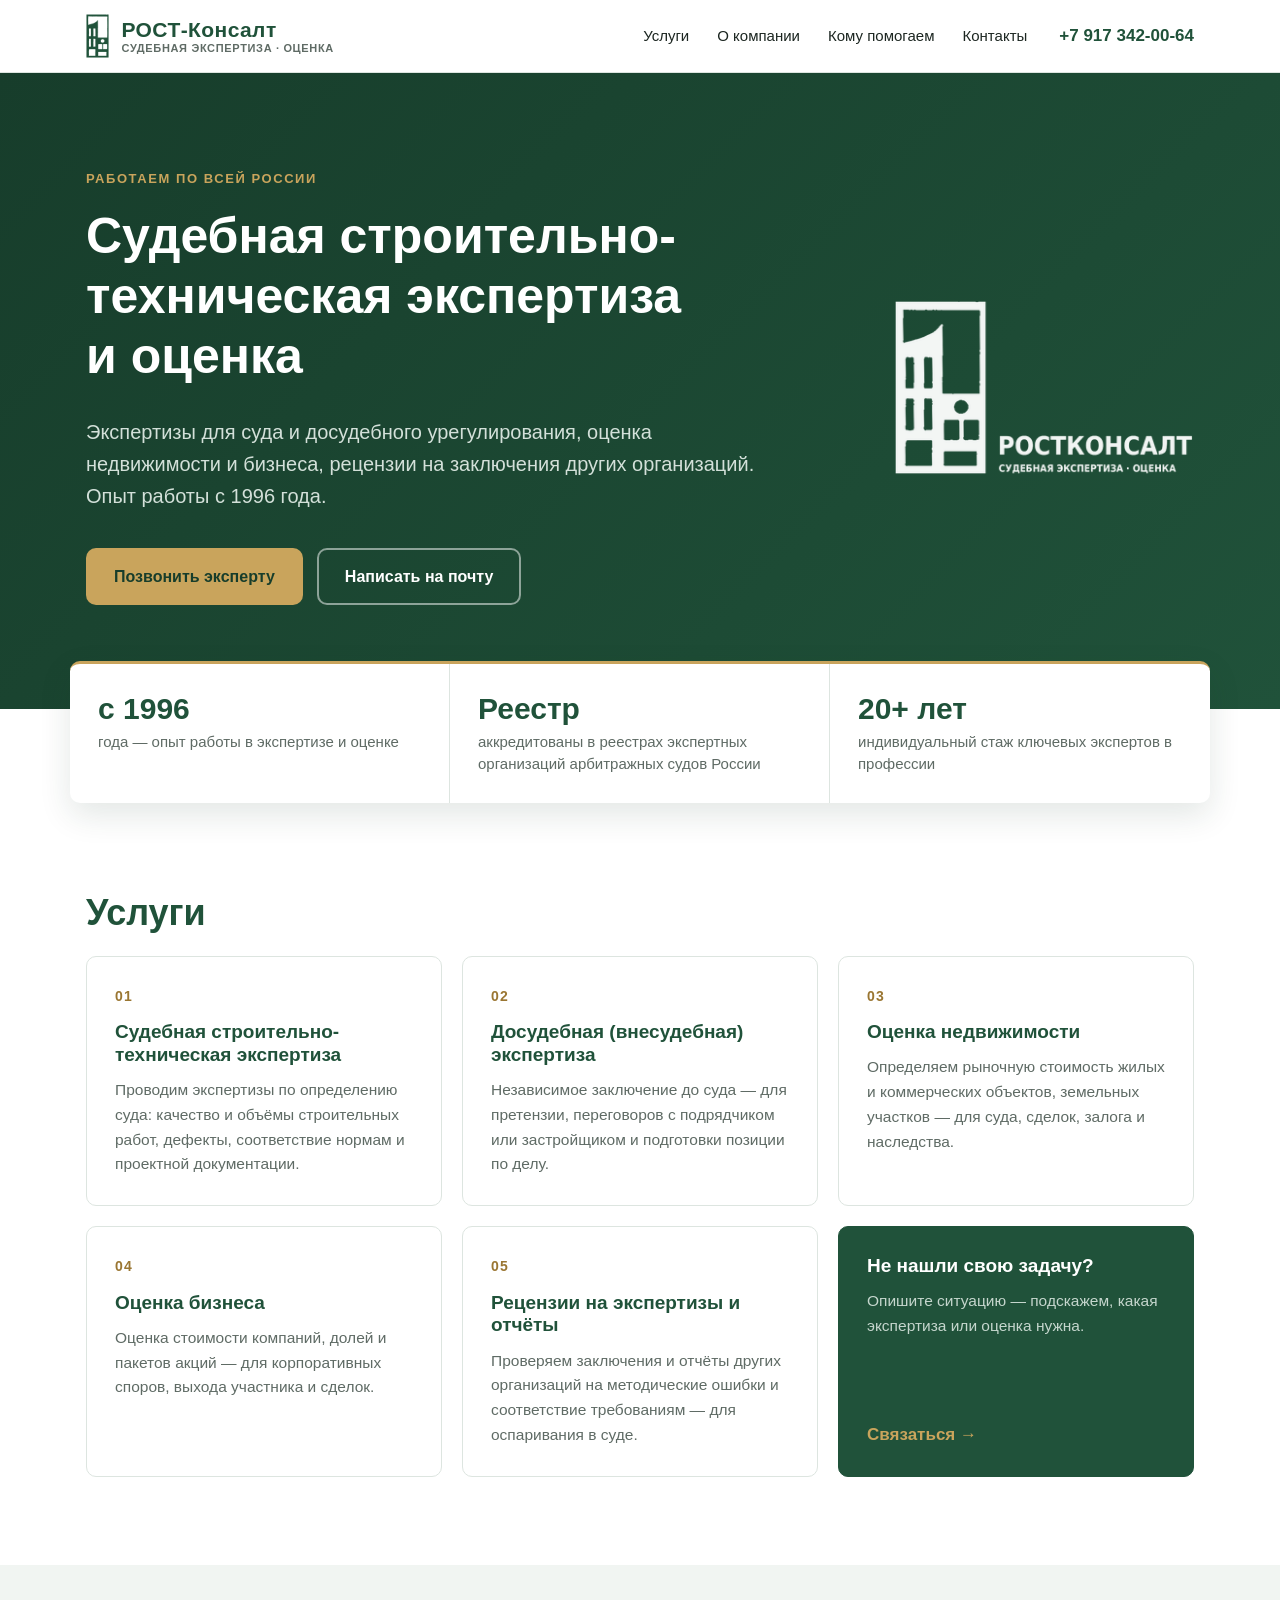
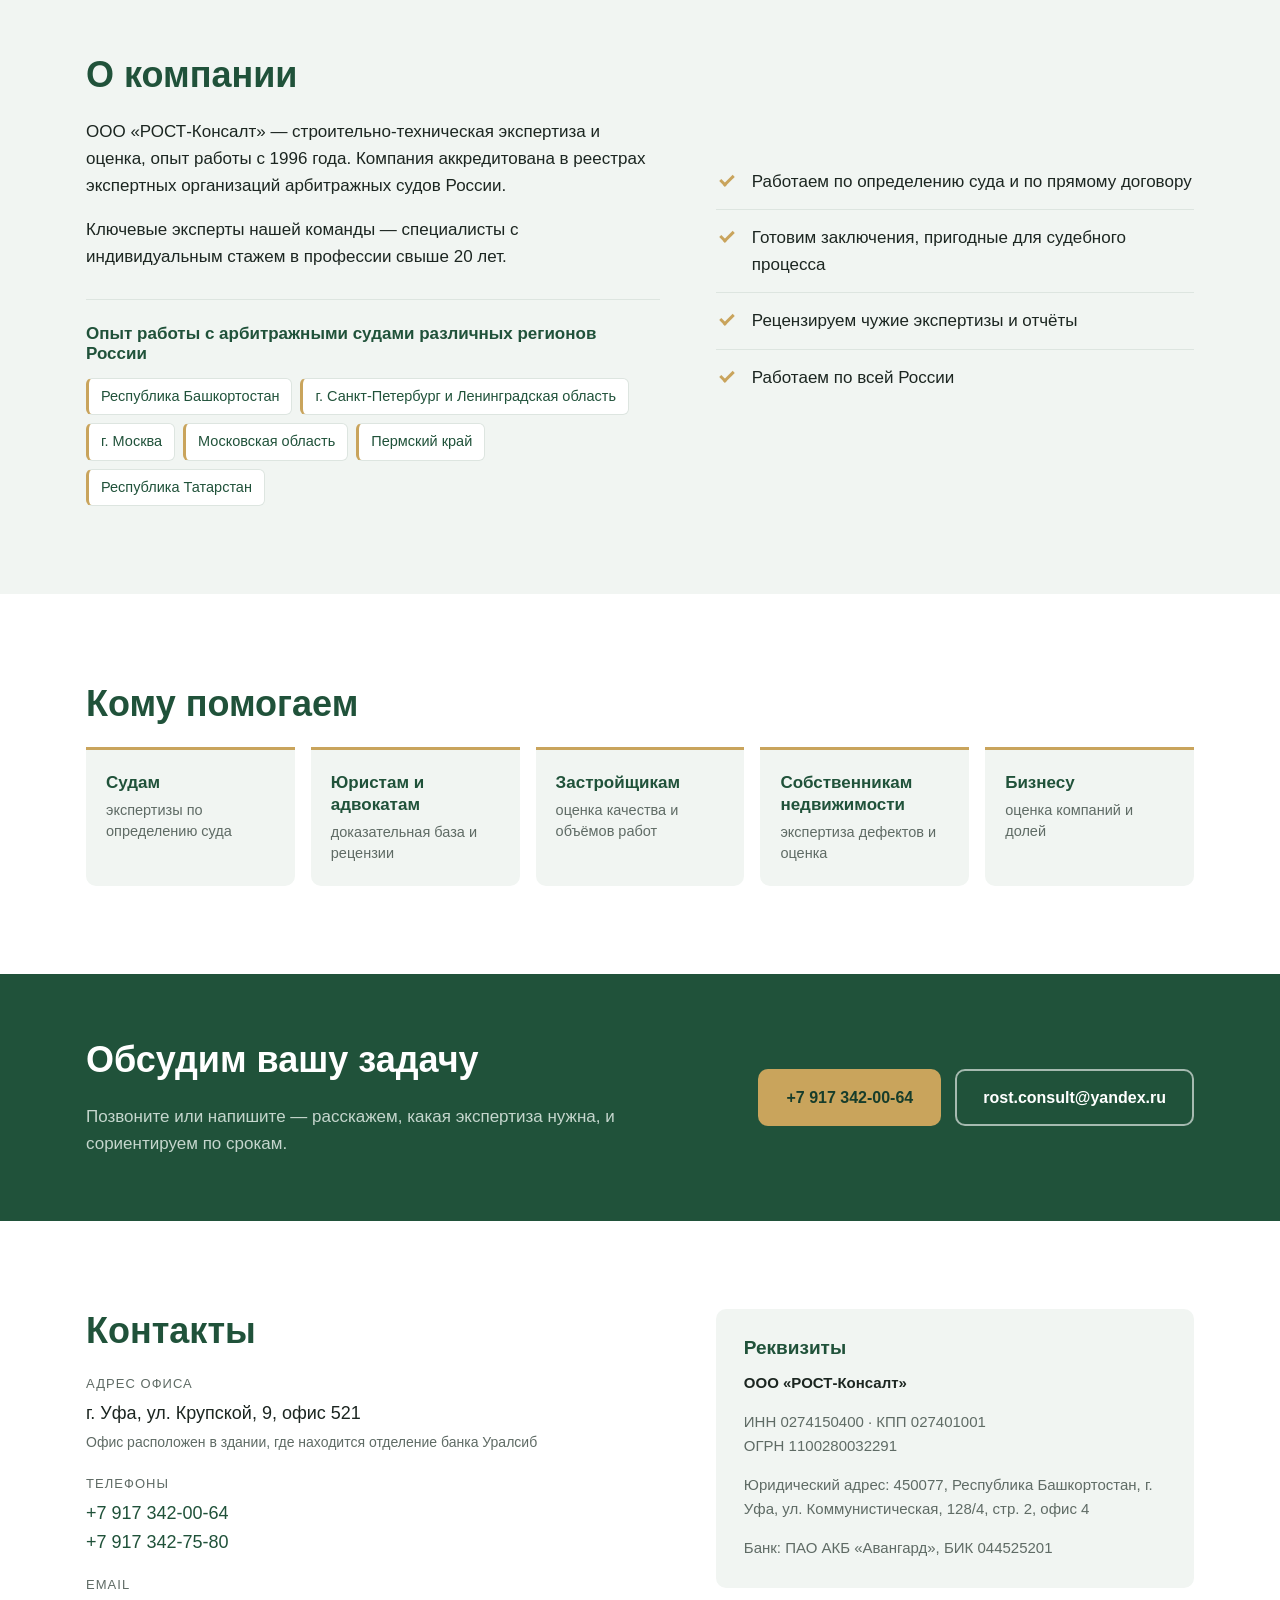
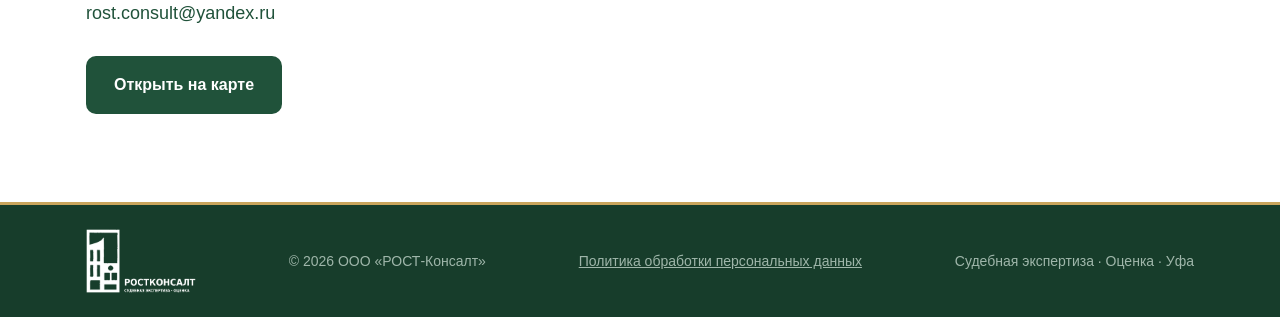
<file: index.html>
<!DOCTYPE html>
<html lang="ru">
<head>
  <meta charset="UTF-8">
  <meta name="viewport" content="width=device-width, initial-scale=1">
  <title>РОСТ-Консалт — судебная строительно-техническая экспертиза и оценка в Уфе</title>
  <meta name="description" content="ООО «РОСТ-Консалт»: судебная и досудебная строительно-техническая экспертиза, оценка недвижимости и бизнеса, рецензии на экспертизы. Опыт работы с 1996 года. Работаем по всей России.">
  <link rel="icon" href="assets/favicon.png" type="image/png">
  <link rel="stylesheet" href="styles.css">
</head>
<body>

  <header class="header">
    <div class="container header__inner">
      <a href="#top" class="header__logo" aria-label="РОСТ-Консалт — на главную">
        <img src="assets/icon-green.png" alt="" width="24" height="45">
        <span class="header__brand">
          <span class="header__name">РОСТ-Консалт</span>
          <span class="header__tagline">Судебная экспертиза · Оценка</span>
        </span>
      </a>
      <input type="checkbox" id="nav-toggle" class="nav-toggle" aria-label="Открыть меню">
      <label for="nav-toggle" class="nav-burger" aria-hidden="true"><span></span></label>
      <nav class="nav" aria-label="Основное меню">
        <a href="#services">Услуги</a>
        <a href="#about">О компании</a>
        <a href="#clients">Кому помогаем</a>
        <a href="#contacts">Контакты</a>
      </nav>
      <a href="tel:+79173420064" class="header__phone">+7 917 342-00-64</a>
    </div>
  </header>

  <main id="top">

    <!-- 1. Первый экран -->
    <section class="hero">
      <div class="container hero__inner">
        <div class="hero__text">
        <p class="eyebrow">Работаем по всей России</p>
        <h1>Судебная строительно-техническая экспертиза и&nbsp;оценка</h1>
        <p class="hero__lead">Экспертизы для суда и досудебного урегулирования, оценка недвижимости и бизнеса, рецензии на заключения других организаций. Опыт работы с 1996 года.</p>
        <div class="hero__actions">
          <a href="tel:+79173420064" class="btn btn--primary">Позвонить эксперту</a>
          <a href="mailto:rost.consult@yandex.ru" class="btn btn--ghost">Написать на почту</a>
        </div>
        </div>
        <img class="hero__logo" src="assets/logo-white.png" alt="Логотип РОСТ-Консалт" width="309" height="180">
      </div>
    </section>

    <!-- 2. Факты доверия -->
    <section class="facts" aria-label="Ключевые факты">
      <div class="container facts__grid">
        <div class="fact">
          <span class="fact__num">с 1996</span>
          <span class="fact__text">года — опыт работы в экспертизе и оценке</span>
        </div>
        <div class="fact">
          <span class="fact__num">Реестр</span>
          <span class="fact__text">аккредитованы в реестрах экспертных организаций арбитражных судов России</span>
        </div>
        <div class="fact">
          <span class="fact__num">20+ лет</span>
          <span class="fact__text">индивидуальный стаж ключевых экспертов в профессии</span>
        </div>
      </div>
    </section>

    <!-- 3. Услуги -->
    <section class="section" id="services">
      <div class="container">
        <h2>Услуги</h2>
        <div class="services">
          <article class="card">
            <span class="card__num">01</span>
            <h3>Судебная строительно-техническая экспертиза</h3>
            <p>Проводим экспертизы по определению суда: качество и объёмы строительных работ, дефекты, соответствие нормам и проектной документации.</p>
          </article>
          <article class="card">
            <span class="card__num">02</span>
            <h3>Досудебная (внесудебная) экспертиза</h3>
            <p>Независимое заключение до суда — для претензии, переговоров с подрядчиком или застройщиком и подготовки позиции по делу.</p>
          </article>
          <article class="card">
            <span class="card__num">03</span>
            <h3>Оценка недвижимости</h3>
            <p>Определяем рыночную стоимость жилых и коммерческих объектов, земельных участков — для суда, сделок, залога и наследства.</p>
          </article>
          <article class="card">
            <span class="card__num">04</span>
            <h3>Оценка бизнеса</h3>
            <p>Оценка стоимости компаний, долей и пакетов акций — для корпоративных споров, выхода участника и сделок.</p>
          </article>
          <article class="card">
            <span class="card__num">05</span>
            <h3>Рецензии на экспертизы и отчёты</h3>
            <p>Проверяем заключения и отчёты других организаций на методические ошибки и соответствие требованиям — для оспаривания в суде.</p>
          </article>
          <a href="#contacts" class="card card--cta">
            <h3>Не нашли свою задачу?</h3>
            <p>Опишите ситуацию — подскажем, какая экспертиза или оценка нужна.</p>
            <span class="card__link">Связаться →</span>
          </a>
        </div>
      </div>
    </section>

    <!-- 4. О компании -->
    <section class="section section--alt" id="about">
      <div class="container about">
        <div>
          <h2>О компании</h2>
          <p>ООО «РОСТ-Консалт» — строительно-техническая экспертиза и оценка, опыт работы с 1996 года. Компания аккредитована в реестрах экспертных организаций арбитражных судов России.</p>
          <p>Ключевые эксперты нашей команды — специалисты с индивидуальным стажем в профессии свыше 20 лет.</p>
          <div class="regions">
            <h3 class="regions__title">Опыт работы с арбитражными судами различных регионов России</h3>
            <ul class="regions__list">
              <li>Республика Башкортостан</li>
              <li>г. Санкт-Петербург и Ленинградская область</li>
              <li>г. Москва</li>
              <li>Московская область</li>
              <li>Пермский край</li>
              <li>Республика Татарстан</li>
            </ul>
          </div>
        </div>
        <ul class="checklist">
          <li>Работаем по определению суда и по прямому договору</li>
          <li>Готовим заключения, пригодные для судебного процесса</li>
          <li>Рецензируем чужие экспертизы и отчёты</li>
          <li>Работаем по всей России</li>
        </ul>
      </div>
    </section>

    <!-- 5. Кому помогаем -->
    <section class="section" id="clients">
      <div class="container">
        <h2>Кому помогаем</h2>
        <ul class="clients">
          <li><strong>Судам</strong><span>экспертизы по определению суда</span></li>
          <li><strong>Юристам и адвокатам</strong><span>доказательная база и рецензии</span></li>
          <li><strong>Застройщикам</strong><span>оценка качества и объёмов работ</span></li>
          <li><strong>Собственникам недвижимости</strong><span>экспертиза дефектов и оценка</span></li>
          <li><strong>Бизнесу</strong><span>оценка компаний и долей</span></li>
        </ul>
      </div>
    </section>

    <!-- 6. Призыв к действию -->
    <section class="cta">
      <div class="container cta__inner">
        <div>
          <h2>Обсудим вашу задачу</h2>
          <p>Позвоните или напишите — расскажем, какая экспертиза нужна, и сориентируем по срокам.</p>
        </div>
        <div class="cta__actions">
          <a href="tel:+79173420064" class="btn btn--light">+7 917 342-00-64</a>
          <a href="mailto:rost.consult@yandex.ru" class="btn btn--outline-light">rost.consult@yandex.ru</a>
        </div>
      </div>
    </section>

    <!-- 7. Контакты -->
    <section class="section" id="contacts">
      <div class="container contacts">
        <div>
          <h2>Контакты</h2>
          <dl class="contacts__list">
            <dt>Адрес офиса</dt>
            <dd>г. Уфа, ул. Крупской, 9, офис 521<br><small>Офис расположен в здании, где находится отделение банка Уралсиб</small></dd>
            <dt>Телефоны</dt>
            <dd><a href="tel:+79173420064">+7 917 342-00-64</a><br><a href="tel:+79173427580">+7 917 342-75-80</a></dd>
            <dt>Email</dt>
            <dd><a href="mailto:rost.consult@yandex.ru">rost.consult@yandex.ru</a></dd>
          </dl>
          <a class="btn btn--primary" href="https://yandex.ru/maps/?text=%D0%A3%D1%84%D0%B0%2C%20%D1%83%D0%BB.%20%D0%9A%D1%80%D1%83%D0%BF%D1%81%D0%BA%D0%BE%D0%B9%2C%209" target="_blank" rel="noopener">Открыть на карте</a>
        </div>
        <div class="requisites">
          <h3>Реквизиты</h3>
          <p><strong>ООО «РОСТ-Консалт»</strong></p>
          <p>ИНН 0274150400 · КПП 027401001<br>ОГРН 1100280032291</p>
          <p>Юридический адрес: 450077, Республика Башкортостан, г. Уфа, ул. Коммунистическая, 128/4, стр. 2, офис 4</p>
          <p>Банк: ПАО АКБ «Авангард», БИК 044525201</p>
        </div>
      </div>
    </section>

  </main>

  <footer class="footer">
    <div class="container footer__inner">
      <img src="assets/logo-white.png" alt="РОСТ-Консалт" width="137" height="80" class="footer__logo">
      <span>© 2026 ООО «РОСТ-Консалт»</span>
      <a href="privacy.html" class="footer__link">Политика обработки персональных данных</a>
      <span>Судебная экспертиза · Оценка · Уфа</span>
    </div>
  </footer>

</body>
</html>
</file>
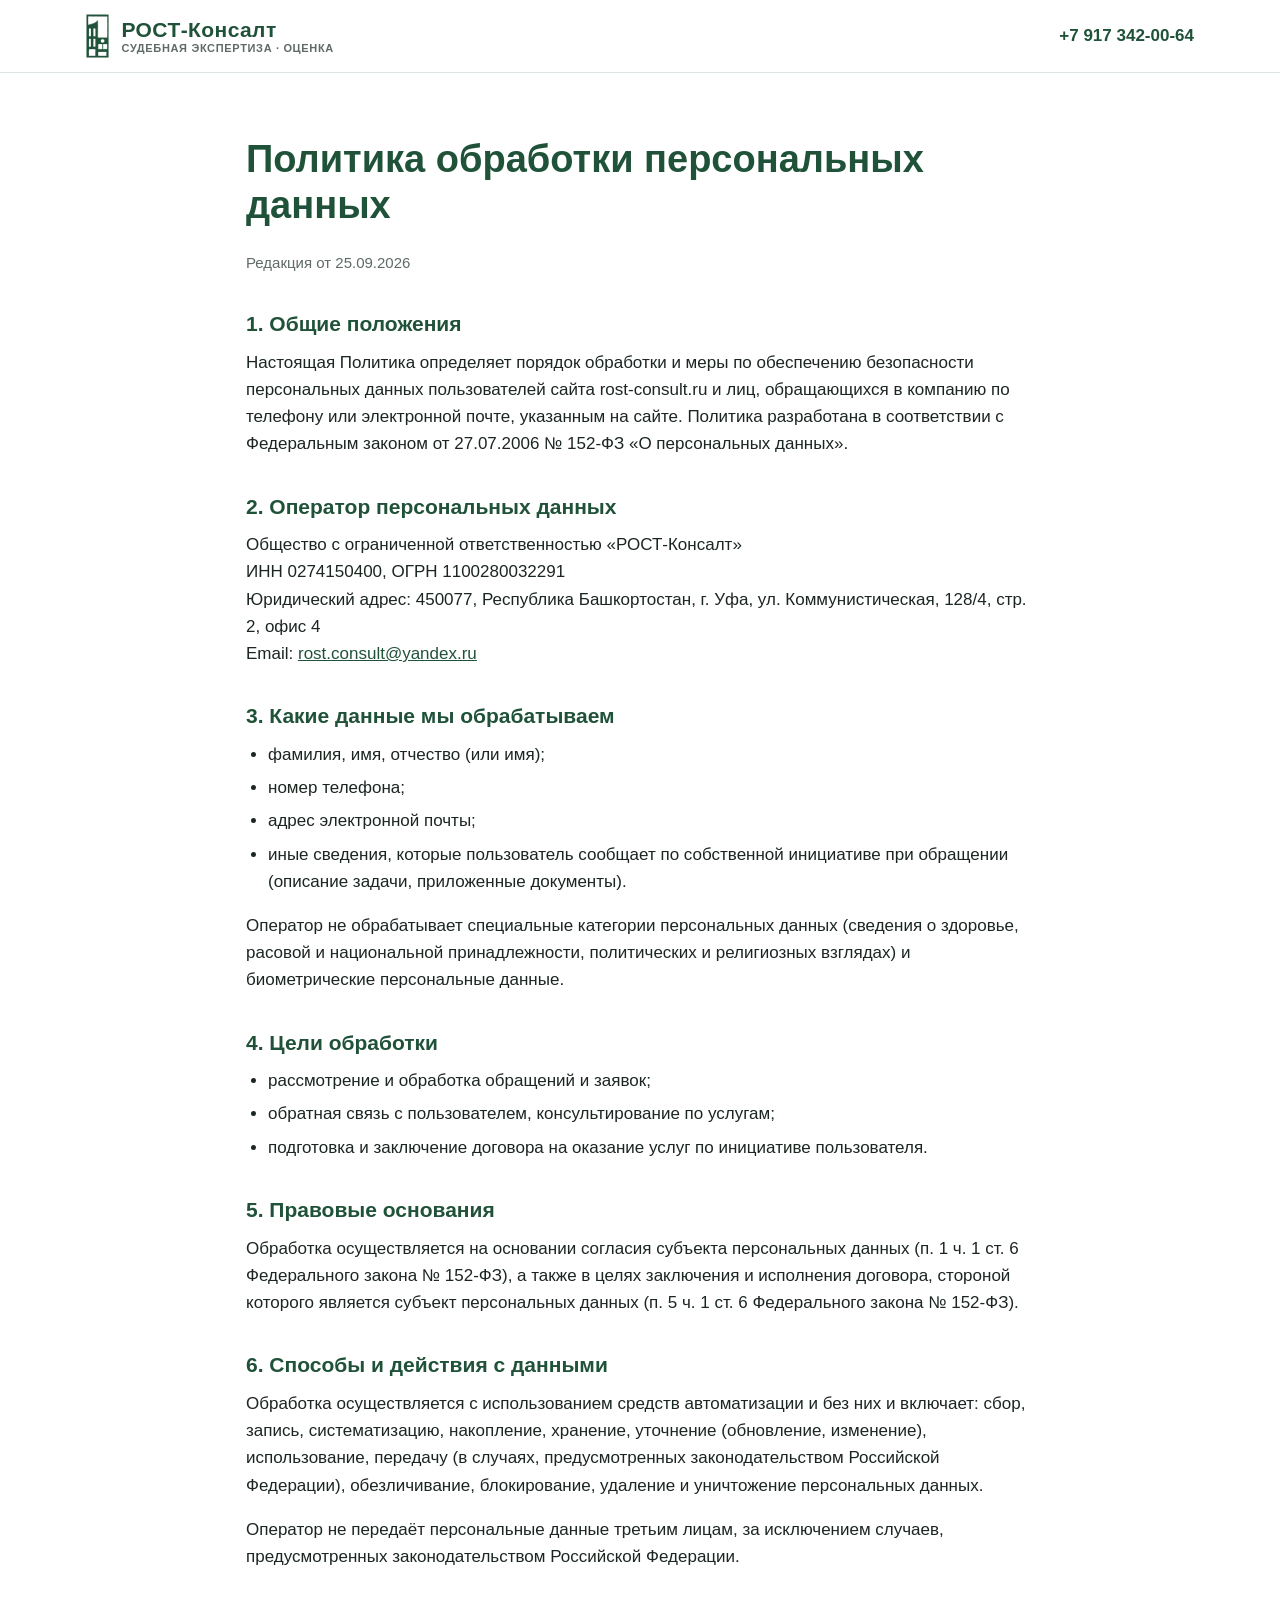
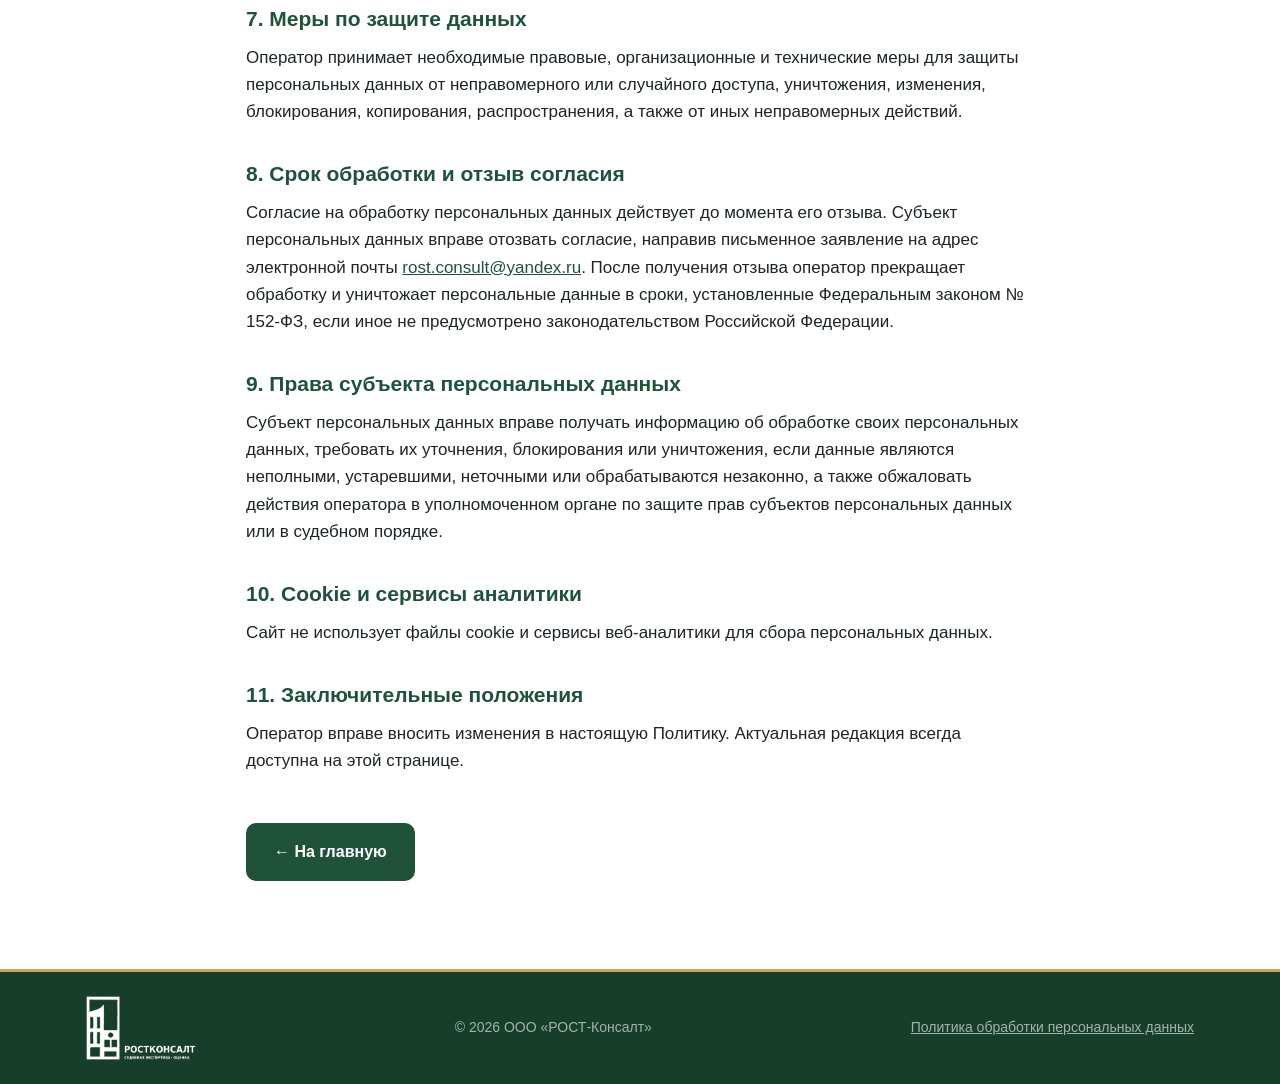
<file: privacy.html>
<!DOCTYPE html>
<html lang="ru">
<head>
  <meta charset="UTF-8">
  <meta name="viewport" content="width=device-width, initial-scale=1">
  <title>Политика обработки персональных данных — РОСТ-Консалт</title>
  <meta name="description" content="Политика ООО «РОСТ-Консалт» в отношении обработки персональных данных.">
  <link rel="icon" href="assets/favicon.png" type="image/png">
  <link rel="stylesheet" href="styles.css">
</head>
<body>

  <header class="header">
    <div class="container header__inner">
      <a href="index.html" class="header__logo" aria-label="РОСТ-Консалт — на главную">
        <img src="assets/icon-green.png" alt="" width="24" height="45">
        <span class="header__brand">
          <span class="header__name">РОСТ-Консалт</span>
          <span class="header__tagline">Судебная экспертиза · Оценка</span>
        </span>
      </a>
      <a href="tel:+79173420064" class="header__phone" style="margin-left:auto">+7 917 342-00-64</a>
    </div>
  </header>

  <main class="policy">
    <div class="container">
      <h1>Политика обработки персональных данных</h1>
      <p class="policy__meta">Редакция от 25.09.2026</p>

      <h2>1. Общие положения</h2>
      <p>Настоящая Политика определяет порядок обработки и меры по обеспечению безопасности персональных данных пользователей сайта rost-consult.ru и лиц, обращающихся в компанию по телефону или электронной почте, указанным на сайте. Политика разработана в соответствии с Федеральным законом от 27.07.2006 № 152-ФЗ «О персональных данных».</p>

      <h2>2. Оператор персональных данных</h2>
      <p>Общество с ограниченной ответственностью «РОСТ-Консалт»<br>
        ИНН 0274150400, ОГРН 1100280032291<br>
        Юридический адрес: 450077, Республика Башкортостан, г. Уфа, ул. Коммунистическая, 128/4, стр. 2, офис 4<br>
        Email: <a href="mailto:rost.consult@yandex.ru">rost.consult@yandex.ru</a></p>

      <h2>3. Какие данные мы обрабатываем</h2>
      <ul>
        <li>фамилия, имя, отчество (или имя);</li>
        <li>номер телефона;</li>
        <li>адрес электронной почты;</li>
        <li>иные сведения, которые пользователь сообщает по собственной инициативе при обращении (описание задачи, приложенные документы).</li>
      </ul>
      <p>Оператор не обрабатывает специальные категории персональных данных (сведения о здоровье, расовой и национальной принадлежности, политических и религиозных взглядах) и биометрические персональные данные.</p>

      <h2>4. Цели обработки</h2>
      <ul>
        <li>рассмотрение и обработка обращений и заявок;</li>
        <li>обратная связь с пользователем, консультирование по услугам;</li>
        <li>подготовка и заключение договора на оказание услуг по инициативе пользователя.</li>
      </ul>

      <h2>5. Правовые основания</h2>
      <p>Обработка осуществляется на основании согласия субъекта персональных данных (п. 1 ч. 1 ст. 6 Федерального закона № 152-ФЗ), а также в целях заключения и исполнения договора, стороной которого является субъект персональных данных (п. 5 ч. 1 ст. 6 Федерального закона № 152-ФЗ).</p>

      <h2>6. Способы и действия с данными</h2>
      <p>Обработка осуществляется с использованием средств автоматизации и без них и включает: сбор, запись, систематизацию, накопление, хранение, уточнение (обновление, изменение), использование, передачу (в случаях, предусмотренных законодательством Российской Федерации), обезличивание, блокирование, удаление и уничтожение персональных данных.</p>
      <p>Оператор не передаёт персональные данные третьим лицам, за исключением случаев, предусмотренных законодательством Российской Федерации.</p>

      <h2>7. Меры по защите данных</h2>
      <p>Оператор принимает необходимые правовые, организационные и технические меры для защиты персональных данных от неправомерного или случайного доступа, уничтожения, изменения, блокирования, копирования, распространения, а также от иных неправомерных действий.</p>

      <h2>8. Срок обработки и отзыв согласия</h2>
      <p>Согласие на обработку персональных данных действует до момента его отзыва. Субъект персональных данных вправе отозвать согласие, направив письменное заявление на адрес электронной почты <a href="mailto:rost.consult@yandex.ru">rost.consult@yandex.ru</a>. После получения отзыва оператор прекращает обработку и уничтожает персональные данные в сроки, установленные Федеральным законом № 152-ФЗ, если иное не предусмотрено законодательством Российской Федерации.</p>

      <h2>9. Права субъекта персональных данных</h2>
      <p>Субъект персональных данных вправе получать информацию об обработке своих персональных данных, требовать их уточнения, блокирования или уничтожения, если данные являются неполными, устаревшими, неточными или обрабатываются незаконно, а также обжаловать действия оператора в уполномоченном органе по защите прав субъектов персональных данных или в судебном порядке.</p>

      <h2>10. Cookie и сервисы аналитики</h2>
      <p>Сайт не использует файлы cookie и сервисы веб-аналитики для сбора персональных данных.</p>

      <h2>11. Заключительные положения</h2>
      <p>Оператор вправе вносить изменения в настоящую Политику. Актуальная редакция всегда доступна на этой странице.</p>

      <a href="index.html" class="btn btn--primary policy__back">← На главную</a>
    </div>
  </main>

  <footer class="footer">
    <div class="container footer__inner">
      <img src="assets/logo-white.png" alt="РОСТ-Консалт" width="137" height="80" class="footer__logo">
      <span>© 2026 ООО «РОСТ-Консалт»</span>
      <a href="privacy.html" class="footer__link">Политика обработки персональных данных</a>
    </div>
  </footer>

</body>
</html>
</file>
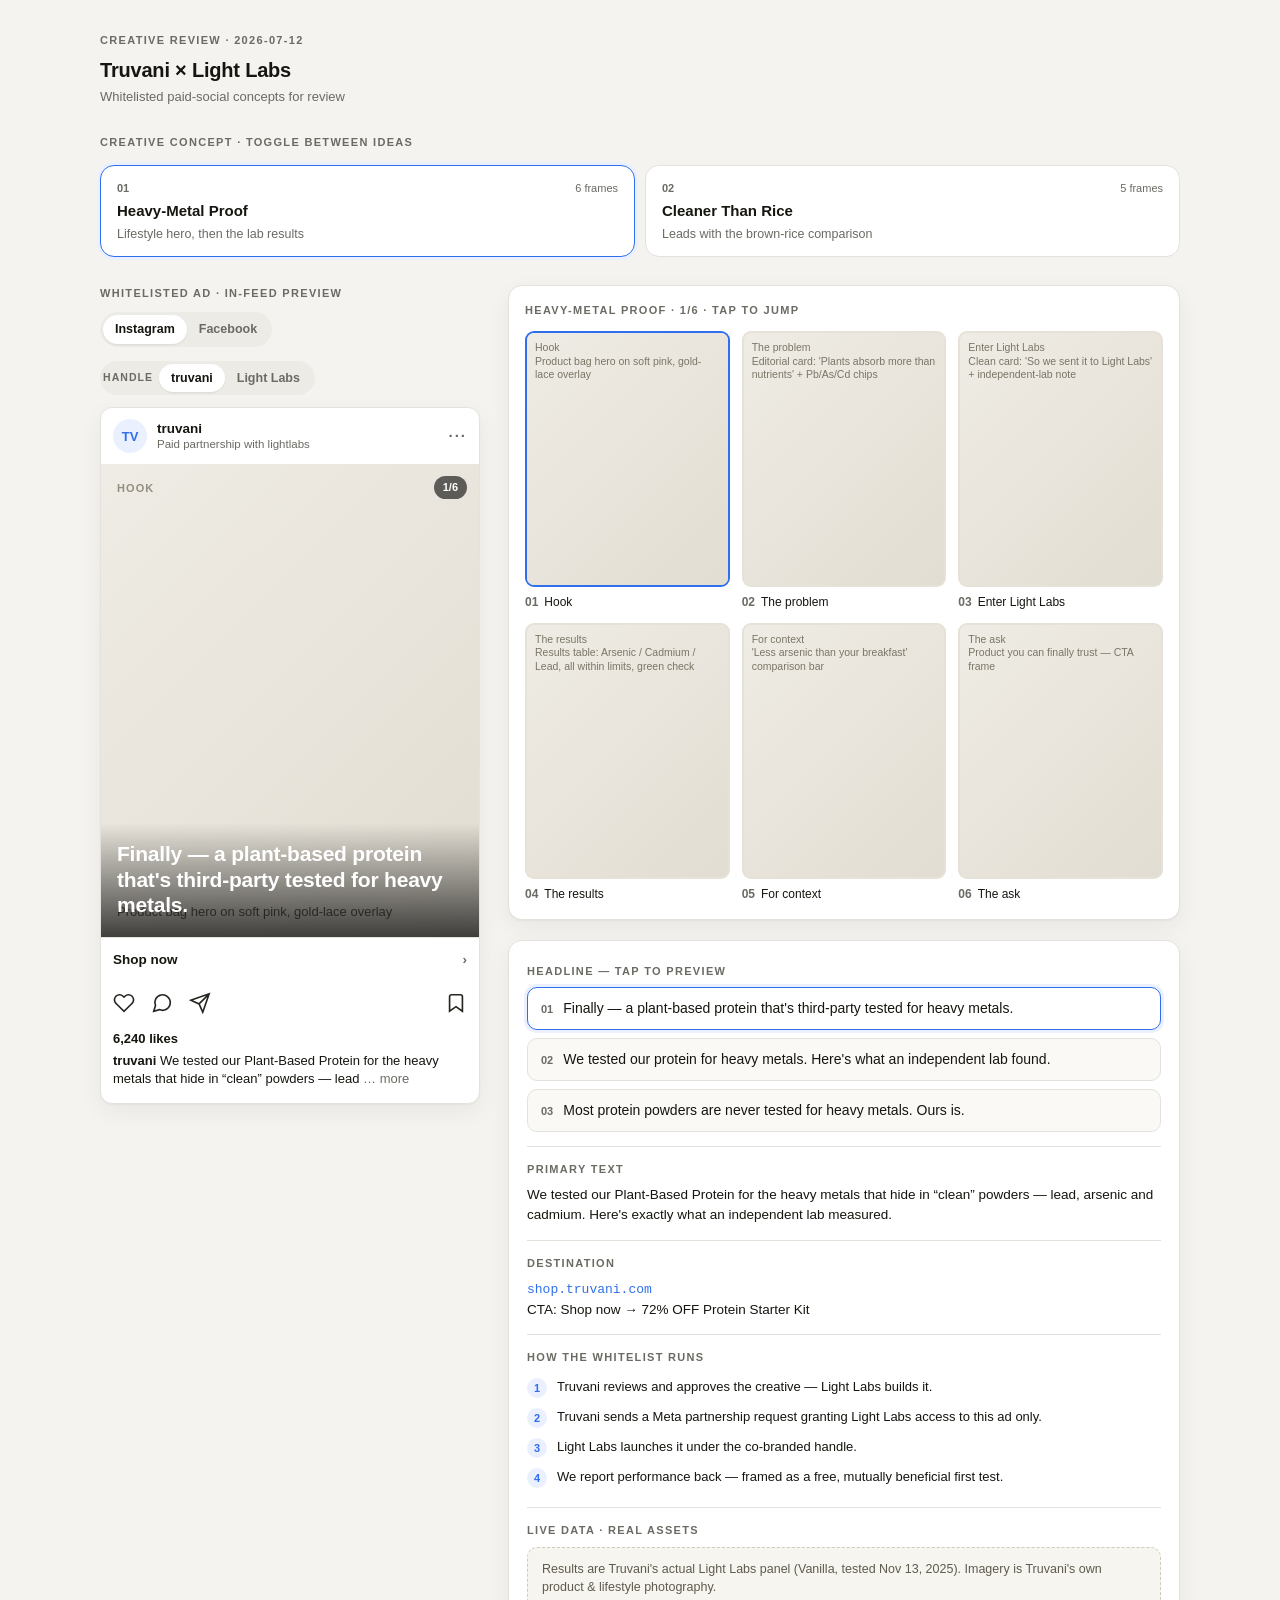
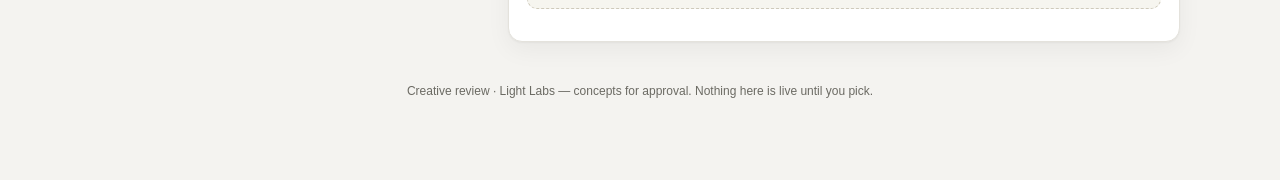
<file: .claude/skills/ad-creative/assets/creative-review-template.html>
<!DOCTYPE html>
<!--
  Creative Review Page — a shareable ad-creative approval artifact.

  HOW TO USE (agents): replace the JSON inside <script id="review-data"> below
  with the real project. Everything else renders from it. The file is
  self-contained — no build, no network, no dependencies. Open it in a browser,
  host it on any static host (Vercel/Netlify/GitHub Pages), or hand off the
  single .html file.

  THE DATA BLOCK IS JSON, NOT JAVASCRIPT:
    - double-quoted keys and strings, no comments, no trailing commas
    - it is inert data (parsed with JSON.parse), so a value can never execute
    - SECURITY: escape every literal "<" in your text values as < so a
      value like "</script>" can never break out of the tag. All values are
      also HTML-escaped again at render time.

  DATA SHAPE — see references/creative-review-page.md for the annotated spec.
  Images: each frame's "image" may be a URL, a relative path, or a data URI.
  If omitted (or the file is missing), a placeholder shows the frame label +
  the image prompt — use this for concepts not yet rendered to image.
-->
<html lang="en">
<head>
<meta charset="utf-8" />
<meta name="viewport" content="width=device-width, initial-scale=1" />
<title>Creative Review</title>
<style>
  :root {
    --bg: #f4f3f0; --card: #ffffff; --ink: #16150f; --muted: #6b6a63;
    --line: #e4e2dc; --accent: #2f6fed; --accent-soft: #eaf0fe;
    --radius: 14px; --shadow: 0 1px 2px rgba(0,0,0,.04), 0 8px 24px rgba(0,0,0,.05);
  }
  * { box-sizing: border-box; }
  body { margin: 0; background: var(--bg); color: var(--ink);
    font: 15px/1.5 -apple-system, BlinkMacSystemFont, "Segoe UI", Roboto, Helvetica, Arial, sans-serif;
    -webkit-font-smoothing: antialiased; }
  .wrap { max-width: 1120px; margin: 0 auto; padding: 32px 20px 80px; }
  .eyebrow { font-size: 11px; font-weight: 700; letter-spacing: .12em; text-transform: uppercase; color: var(--muted); }
  a { color: var(--accent); }

  header.project { margin-bottom: 28px; }
  header.project h1 { font-size: 20px; margin: 6px 0 2px; letter-spacing: -.01em; }
  header.project .sub { color: var(--muted); font-size: 13px; }

  .concepts { display: grid; grid-template-columns: repeat(auto-fit, minmax(210px, 1fr)); gap: 10px; margin: 14px 0 28px; }
  .concept { text-align: left; background: var(--card); border: 1.5px solid var(--line); border-radius: var(--radius);
    padding: 14px 16px; cursor: pointer; transition: border-color .12s, box-shadow .12s; font: inherit; color: inherit; }
  .concept:hover { border-color: #cfcdc6; }
  .concept[aria-selected="true"] { border-color: var(--accent); box-shadow: 0 0 0 3px var(--accent-soft); background: #fff; }
  .concept .row1 { display: flex; align-items: baseline; justify-content: space-between; gap: 8px; }
  .concept .num { font-size: 11px; font-weight: 700; color: var(--muted); }
  .concept .frames { font-size: 11px; color: var(--muted); }
  .concept .name { font-weight: 650; font-size: 15px; margin: 4px 0 3px; }
  .concept .tag { font-size: 12.5px; color: var(--muted); line-height: 1.35; }

  .grid { display: grid; grid-template-columns: minmax(0, 380px) minmax(0, 1fr); gap: 28px; align-items: start; }
  @media (max-width: 860px) { .grid { grid-template-columns: 1fr; } }
  .col-label { margin-bottom: 10px; }

  .toggles { display: flex; flex-wrap: wrap; gap: 14px; margin-bottom: 12px; }
  .seg { display: inline-flex; background: #ecebe6; border-radius: 999px; padding: 3px; }
  .seg button { border: 0; background: transparent; font: inherit; font-size: 12.5px; font-weight: 600; color: var(--muted);
    padding: 5px 12px; border-radius: 999px; cursor: pointer; }
  .seg button[aria-pressed="true"] { background: #fff; color: var(--ink); box-shadow: 0 1px 2px rgba(0,0,0,.08); }
  .seg .lbl { align-self: center; font-size: 10.5px; font-weight: 700; letter-spacing: .1em; text-transform: uppercase; color: var(--muted); margin-right: 6px; }

  .post { background: var(--card); border: 1px solid var(--line); border-radius: 12px; overflow: hidden; box-shadow: var(--shadow); }
  .post .top { display: flex; align-items: center; gap: 10px; padding: 11px 12px; }
  .post .avatar { width: 34px; height: 34px; border-radius: 50%; background: var(--accent-soft); color: var(--accent);
    display: grid; place-items: center; font-weight: 700; font-size: 13px; overflow: hidden; flex: none; }
  .post .avatar img { width: 100%; height: 100%; object-fit: cover; }
  .post .who { line-height: 1.2; }
  .post .who .name { font-weight: 650; font-size: 13.5px; }
  .post .who .partner { font-size: 11.5px; color: var(--muted); }
  .post .dots { margin-left: auto; color: var(--muted); font-weight: 700; letter-spacing: 2px; }
  .frame { position: relative; aspect-ratio: 4/5; background: #ded9d0; display: grid; }
  .frame img { width: 100%; height: 100%; object-fit: cover; grid-area: 1/1; z-index: 1; }
  .frame .ph { grid-area: 1/1; display: flex; flex-direction: column; justify-content: space-between; padding: 16px;
    background: linear-gradient(135deg,#efece5,#e2ddd2); }
  .frame .ph .plabel { font-size: 11px; font-weight: 700; letter-spacing: .1em; text-transform: uppercase; color: #948e80; }
  .frame .ph .pprompt { font-size: 13px; color: #5f5a4e; line-height: 1.4; }
  .frame .badge { position: absolute; top: 12px; left: 12px; z-index: 2; background: rgba(255,255,255,.92);
    font-size: 11.5px; font-weight: 600; padding: 5px 10px; border-radius: 999px; display: flex; align-items: center; gap: 5px; }
  .frame .counter { position: absolute; top: 12px; right: 12px; z-index: 2; background: rgba(0,0,0,.6); color: #fff; font-size: 11px;
    font-weight: 600; padding: 3px 9px; border-radius: 999px; }
  .frame .headline { position: absolute; left: 0; right: 0; bottom: 0; z-index: 2; padding: 18px 16px 20px; color: #fff;
    font-size: 21px; font-weight: 700; line-height: 1.2; letter-spacing: -.01em;
    background: linear-gradient(to top, rgba(0,0,0,.72), rgba(0,0,0,0)); }
  .frame .headline.light { color: var(--ink); background: linear-gradient(to top, rgba(255,255,255,.85), rgba(255,255,255,0)); }

  /* Instagram chrome */
  .ig-cta { display: flex; align-items: center; justify-content: space-between; padding: 12px; border-top: 1px solid var(--line);
    font-weight: 600; font-size: 13.5px; }
  .ig-cta .chev { color: var(--muted); }
  .ig-actions { display: flex; gap: 16px; padding: 10px 12px 2px; color: #26251f; }
  .ig-actions svg { width: 22px; height: 22px; }
  .ig-actions .save { margin-left: auto; }
  .likes { padding: 6px 12px 2px; font-weight: 650; font-size: 13px; }
  .caption { padding: 2px 12px 14px; font-size: 13px; line-height: 1.4; }
  .caption .h { font-weight: 650; }
  .caption .more { color: var(--muted); }

  /* Facebook chrome — link card below image + text actions */
  .fb-card { display: flex; align-items: center; gap: 12px; padding: 12px; background: #f3f4f6; border-top: 1px solid var(--line); }
  .fb-card .meta { min-width: 0; flex: 1; }
  .fb-card .dom { font-size: 11px; letter-spacing: .04em; text-transform: uppercase; color: var(--muted); }
  .fb-card .hl { font-size: 14px; font-weight: 650; line-height: 1.25; margin-top: 2px; overflow: hidden; }
  .fb-card .btn { flex: none; background: #e4e6eb; color: #050505; font-weight: 650; font-size: 12.5px; padding: 8px 14px; border-radius: 7px; }
  .fb-actions { display: flex; padding: 4px 12px; border-top: 1px solid var(--line); }
  .fb-actions span { flex: 1; text-align: center; padding: 8px 0; font-size: 13px; font-weight: 600; color: var(--muted); }

  .board { background: var(--card); border: 1px solid var(--line); border-radius: var(--radius); padding: 16px; box-shadow: var(--shadow); margin-bottom: 20px; }
  .board .frames-grid { display: grid; grid-template-columns: repeat(3, 1fr); gap: 12px; margin-top: 12px; }
  @media (max-width: 480px) { .board .frames-grid { grid-template-columns: repeat(2, 1fr); } }
  .thumb { border: 0; background: transparent; padding: 0; cursor: pointer; text-align: left; font: inherit; color: inherit; }
  .thumb .box { aspect-ratio: 4/5; border-radius: 9px; overflow: hidden; border: 2px solid transparent; background: #e7e2d8;
    display: grid; transition: border-color .12s; }
  .thumb[aria-current="true"] .box { border-color: var(--accent); }
  .thumb .box img { width: 100%; height: 100%; object-fit: cover; grid-area: 1/1; z-index: 1; }
  .thumb .box .mini { grid-area: 1/1; padding: 8px; font-size: 10.5px; color: #7a7566; line-height: 1.3;
    background: linear-gradient(135deg,#efece5,#e2ddd2); overflow: hidden; }
  .thumb .cap { margin-top: 6px; font-size: 12px; }
  .thumb .cap .n { color: var(--muted); font-weight: 700; margin-right: 6px; }

  .copy { background: var(--card); border: 1px solid var(--line); border-radius: var(--radius); padding: 18px; box-shadow: var(--shadow); }
  .copy .block { padding: 14px 0; border-top: 1px solid var(--line); }
  .copy .block:first-of-type { border-top: 0; padding-top: 4px; }
  .headline-opt { display: flex; gap: 10px; align-items: flex-start; width: 100%; text-align: left; font: inherit; color: inherit;
    background: #faf9f6; border: 1.5px solid var(--line); border-radius: 10px; padding: 11px 13px; cursor: pointer; margin-top: 8px; }
  .headline-opt[aria-pressed="true"] { border-color: var(--accent); background: #fff; box-shadow: 0 0 0 3px var(--accent-soft); }
  .headline-opt .n { font-size: 11px; font-weight: 700; color: var(--muted); margin-top: 2px; }
  .headline-opt .t { font-size: 14px; line-height: 1.35; }
  .kv { font-size: 13.5px; line-height: 1.5; }
  .kv .dest { color: var(--accent); font-family: ui-monospace, SFMono-Regular, Menlo, monospace; font-size: 13px; }
  .steps { margin: 8px 0 0; padding: 0; list-style: none; }
  .steps li { display: flex; gap: 10px; padding: 5px 0; font-size: 13px; line-height: 1.4; }
  .steps li .i { flex: none; width: 20px; height: 20px; border-radius: 50%; background: var(--accent-soft); color: var(--accent);
    display: grid; place-items: center; font-size: 11px; font-weight: 700; }
  .grounding { background: #f6f5ef; border: 1px dashed #cfcabb; border-radius: 10px; padding: 12px 14px; font-size: 12.5px; color: #5f5a4e; line-height: 1.45; margin-top: 8px; }
  .err { background: #fbeaea; border: 1px solid #e6b7b7; color: #8a2b2b; border-radius: 10px; padding: 14px 16px; font-size: 13px; }
  footer { margin-top: 40px; text-align: center; font-size: 12px; color: var(--muted); }
</style>
</head>
<body>

<!-- DATA — replace this JSON with your project (see the comment at the top of the file). -->
<script type="application/json" id="review-data">
{
  "project": {
    "brand": "Truvani",
    "agency": "Light Labs",
    "date": "2026-07-12",
    "note": "Whitelisted paid-social concepts for review"
  },
  "platforms": ["instagram", "facebook"],
  "concepts": [
    {
      "name": "Heavy-Metal Proof",
      "tagline": "Lifestyle hero, then the lab results",
      "handles": [
        { "name": "truvani", "partner": "Paid partnership with lightlabs", "initials": "TV" },
        { "name": "Light Labs", "partner": "Paid partnership with truvani", "initials": "LL" }
      ],
      "frames": [
        { "label": "Hook", "prompt": "Product bag hero on soft pink, gold-lace overlay", "headline": "Finally — a plant-based protein that's third-party tested for heavy metals.", "headlineTheme": "dark" },
        { "label": "The problem", "prompt": "Editorial card: 'Plants absorb more than nutrients' + Pb/As/Cd chips" },
        { "label": "Enter Light Labs", "prompt": "Clean card: 'So we sent it to Light Labs' + independent-lab note" },
        { "label": "The results", "prompt": "Results table: Arsenic / Cadmium / Lead, all within limits, green check" },
        { "label": "For context", "prompt": "'Less arsenic than your breakfast' comparison bar" },
        { "label": "The ask", "prompt": "Product you can finally trust — CTA frame", "headline": "Protein you can finally trust." }
      ],
      "headlines": [
        "Finally — a plant-based protein that's third-party tested for heavy metals.",
        "We tested our protein for heavy metals. Here's what an independent lab found.",
        "Most protein powders are never tested for heavy metals. Ours is."
      ],
      "primaryText": "We tested our Plant-Based Protein for the heavy metals that hide in “clean” powders — lead, arsenic and cadmium. Here's exactly what an independent lab measured.",
      "destination": { "url": "shop.truvani.com", "cta": "Shop now", "offer": "72% OFF Protein Starter Kit" },
      "rollout": {
        "title": "How the whitelist runs",
        "steps": [
          "Truvani reviews and approves the creative — Light Labs builds it.",
          "Truvani sends a Meta partnership request granting Light Labs access to this ad only.",
          "Light Labs launches it under the co-branded handle.",
          "We report performance back — framed as a free, mutually beneficial first test."
        ]
      },
      "grounding": "Results are Truvani's actual Light Labs panel (Vanilla, tested Nov 13, 2025). Imagery is Truvani's own product & lifestyle photography."
    },
    {
      "name": "Cleaner Than Rice",
      "tagline": "Leads with the brown-rice comparison",
      "frames": [
        { "label": "Hook", "prompt": "Split visual: brown rice vs protein scoop", "headline": "Your “clean” brown rice protein? Test it.", "headlineTheme": "dark" },
        { "label": "The claim", "prompt": "Stat card comparing arsenic levels" },
        { "label": "The proof", "prompt": "Light Labs results table" },
        { "label": "The context", "prompt": "What the numbers mean, plainly" },
        { "label": "The ask", "prompt": "Starter-kit offer frame", "headline": "Trust the label. Then trust the test." }
      ],
      "headlines": [
        "Your “clean” brown rice protein? Test it.",
        "Brown rice protein is often the worst offender for arsenic. We checked ours.",
        "“Plant-based” doesn't mean “clean.” We have the lab panel to prove ours is."
      ],
      "primaryText": "Brown-rice protein is one of the most common sources of dietary arsenic. So we sent ours to an independent lab. Here's the panel.",
      "destination": { "url": "shop.truvani.com", "cta": "Shop now", "offer": "72% OFF Protein Starter Kit" },
      "grounding": "Comparison figures are from Truvani's Light Labs panel and published dietary-arsenic ranges. No competitor is named."
    }
  ]
}
</script>

<div class="wrap">
  <header class="project" id="project"></header>
  <div class="eyebrow">Creative concept · toggle between ideas</div>
  <div class="concepts" id="concepts" role="tablist"></div>
  <div class="grid">
    <section>
      <div class="eyebrow col-label" id="preview-label">In-feed preview</div>
      <div class="toggles" id="toggles"></div>
      <div class="post" id="post"></div>
    </section>
    <section>
      <div class="board">
        <div class="eyebrow" id="board-label">Storyboard · tap to jump</div>
        <div class="frames-grid" id="frames-grid"></div>
      </div>
      <div class="copy" id="copy"></div>
    </section>
  </div>
  <footer id="footer"></footer>
</div>

<script>
/* ============================================================================
   RENDER — generic; no need to edit when swapping the DATA JSON above.
   ========================================================================== */
const esc = (s) => String(s == null ? "" : s).replace(/[&<>"']/g, c => (
  { "&": "&amp;", "<": "&lt;", ">": "&gt;", '"': "&quot;", "'": "&#39;" }[c]));
const PLATFORMS = { instagram: "Instagram", facebook: "Facebook" };

let DATA;
try {
  DATA = JSON.parse(document.getElementById("review-data").textContent);
} catch (e) {
  document.querySelector(".wrap").innerHTML =
    '<div class="err"><b>Couldn\'t read the review data.</b><br/>The <code>#review-data</code> block must be valid JSON — double-quoted keys and strings, no comments, no trailing commas. Parser said: ' + esc(e.message) + '</div>';
  throw e;
}

const state = { concept: 0, frame: 0, platform: null, handle: 0, headline: 0 };
const concept = () => DATA.concepts[state.concept];

// platforms restricted to the ones we can render; default to first valid
const platformList = () => (DATA.platforms || ["instagram"]).filter(p => PLATFORMS[p]);
state.platform = platformList()[0] || "instagram";

const heart = '<svg viewBox="0 0 24 24" fill="none" stroke="currentColor" stroke-width="1.8"><path d="M20.8 4.6a5.5 5.5 0 0 0-7.8 0L12 5.6l-1-1a5.5 5.5 0 1 0-7.8 7.8l1 1L12 21l7.8-7.6 1-1a5.5 5.5 0 0 0 0-7.8z"/></svg>';
const comment = '<svg viewBox="0 0 24 24" fill="none" stroke="currentColor" stroke-width="1.8"><path d="M21 11.5a8.4 8.4 0 0 1-11.8 7.7L3 21l1.9-6.2A8.4 8.4 0 1 1 21 11.5z"/></svg>';
const share = '<svg viewBox="0 0 24 24" fill="none" stroke="currentColor" stroke-width="1.8"><path d="M22 2 11 13M22 2l-7 20-4-9-9-4 20-7z"/></svg>';
const bookmark = '<svg viewBox="0 0 24 24" fill="none" stroke="currentColor" stroke-width="1.8"><path d="M19 21l-7-5-7 5V5a2 2 0 0 1 2-2h10a2 2 0 0 1 2 2z"/></svg>';

function renderProject() {
  const p = DATA.project || {};
  const line = [p.brand, p.agency && `× ${p.agency}`].filter(Boolean).join(" ");
  document.getElementById("project").innerHTML =
    `<div class="eyebrow">Creative review${p.date ? " · " + esc(p.date) : ""}</div>
     <h1>${esc(line || "Ad creative")}</h1>${p.note ? `<div class="sub">${esc(p.note)}</div>` : ""}`;
  document.getElementById("footer").innerHTML =
    `Creative review${p.agency ? " · " + esc(p.agency) : ""} — concepts for approval. Nothing here is live until you pick.`;
}

function renderConcepts() {
  document.getElementById("concepts").innerHTML = DATA.concepts.map((c, i) => `
    <button class="concept" role="tab" aria-selected="${i === state.concept}" data-i="${i}">
      <div class="row1"><span class="num">${String(i + 1).padStart(2, "0")}</span>
        <span class="frames">${c.frames.length} frame${c.frames.length === 1 ? "" : "s"}</span></div>
      <div class="name">${esc(c.name)}</div>
      <div class="tag">${esc(c.tagline || "")}</div>
    </button>`).join("");
  document.querySelectorAll(".concept").forEach(b =>
    b.onclick = () => { state.concept = +b.dataset.i; state.frame = 0; state.handle = 0; state.headline = 0; renderAll(); });
}

function handles() {
  return concept().handles || [{
    name: DATA.project?.brand || "brand",
    partner: DATA.project?.agency ? "Paid partnership with " + DATA.project.agency.toLowerCase() : "Sponsored",
    initials: (DATA.project?.brand || "AD").slice(0, 2).toUpperCase()
  }];
}

function renderToggles() {
  const plats = platformList(), hs = handles();
  let html = "";
  if (plats.length > 1) {
    html += `<div class="seg" role="group">${plats.map(p =>
      `<button data-plat="${esc(p)}" aria-pressed="${p === state.platform}">${esc(PLATFORMS[p])}</button>`).join("")}</div>`;
  }
  if (hs.length > 1) {
    html += `<div class="seg" role="group"><span class="lbl">Handle</span>${hs.map((h, i) =>
      `<button data-handle="${i}" aria-pressed="${i === state.handle}">${esc(h.name)}</button>`).join("")}</div>`;
  }
  const el = document.getElementById("toggles");
  el.innerHTML = html;
  el.querySelectorAll("[data-plat]").forEach(b => b.onclick = () => { state.platform = b.dataset.plat; renderToggles(); renderPost(); });
  el.querySelectorAll("[data-handle]").forEach(b => b.onclick = () => { state.handle = +b.dataset.handle; renderToggles(); renderPost(); });
  document.getElementById("preview-label").textContent = (hs.length > 1 ? "Whitelisted ad · " : "") + "In-feed preview";
}

// placeholder underneath + image on top; a missing/broken image removes itself → placeholder shows
function frameVisual(f, phCls) {
  const ph = `<div class="${phCls}"><div class="plabel">${esc(f.label)}</div><div class="pprompt">${esc(f.prompt || "")}</div></div>`;
  const img = f.image ? `<img src="${esc(f.image)}" alt="${esc(f.label)}" onerror="this.remove()" />` : "";
  return ph + img;
}

function frameHTML(c, f) {
  const total = c.frames.length;
  const headlineText = state.frame === 0 ? (c.headlines?.[state.headline] || f.headline || "") : (f.headline || "");
  const theme = f.headlineTheme === "light" ? " light" : "";
  return `<div class="frame">
      ${frameVisual(f, "ph")}
      <span class="counter">${state.frame + 1}/${total}</span>
      ${headlineText ? `<div class="headline${theme}">${esc(headlineText)}</div>` : ""}
    </div>`;
}

function renderPost() {
  const c = concept(), f = c.frames[state.frame], h = handles()[state.handle] || handles()[0];
  const dest = c.destination || {};
  const top = `<div class="top">
      <div class="avatar">${h.initials ? esc(h.initials) : ""}</div>
      <div class="who"><div class="name">${esc(h.name)}</div><div class="partner">${esc(h.partner || "Sponsored")}</div></div>
      <div class="dots">···</div>
    </div>`;

  let chrome;
  if (state.platform === "facebook") {
    const domain = dest.url ? esc(dest.url) : "";
    const hl = c.headlines?.[state.headline] || f.headline || dest.offer || "";
    chrome = `<div class="fb-card">
        <div class="meta"><div class="dom">${domain}</div><div class="hl">${esc(hl)}</div></div>
        ${dest.cta ? `<div class="btn">${esc(dest.cta)}</div>` : ""}
      </div>
      <div class="fb-actions"><span>Like</span><span>Comment</span><span>Share</span></div>`;
  } else {
    chrome = `<div class="ig-cta"><span>${esc(dest.cta || "Learn more")}</span><span class="chev">›</span></div>
      <div class="ig-actions">${heart}${comment}${share}<span class="save">${bookmark}</span></div>
      <div class="likes">6,240 likes</div>
      <div class="caption"><span class="h">${esc(h.name)}</span> ${esc((c.primaryText || "").slice(0, 90))}<span class="more"> … more</span></div>`;
  }

  document.getElementById("post").innerHTML = top + frameHTML(c, f) + chrome;
  document.getElementById("board-label").textContent = `${c.name} · ${state.frame + 1}/${c.frames.length} · tap to jump`;
}

function renderBoard() {
  const c = concept();
  document.getElementById("frames-grid").innerHTML = c.frames.map((f, i) => `
    <button class="thumb" aria-current="${i === state.frame}" data-i="${i}">
      <div class="box">${frameVisual(f, "mini")}</div>
      <div class="cap"><span class="n">${String(i + 1).padStart(2, "0")}</span>${esc(f.label)}</div>
    </button>`).join("");
  document.querySelectorAll(".thumb").forEach(b =>
    b.onclick = () => { state.frame = +b.dataset.i; renderPost(); renderBoard(); });
}

function renderCopy() {
  const c = concept(), dest = c.destination || {};
  let html = "";
  if (c.headlines?.length) {
    html += `<div class="block"><div class="eyebrow">Headline — tap to preview</div>${c.headlines.map((h, i) =>
      `<button class="headline-opt" aria-pressed="${i === state.headline}" data-i="${i}">
        <span class="n">${String(i + 1).padStart(2, "0")}</span><span class="t">${esc(h)}</span></button>`).join("")}</div>`;
  }
  if (c.primaryText) html += `<div class="block"><div class="eyebrow">Primary text</div><div class="kv" style="margin-top:8px">${esc(c.primaryText)}</div></div>`;
  if (dest.url || dest.cta) {
    html += `<div class="block"><div class="eyebrow">Destination</div><div class="kv" style="margin-top:8px">
      ${dest.url ? `<span class="dest">${esc(dest.url)}</span><br/>` : ""}
      ${dest.cta ? `CTA: ${esc(dest.cta)}` : ""}${dest.offer ? ` → ${esc(dest.offer)}` : ""}</div></div>`;
  }
  if (c.rollout?.steps?.length) {
    html += `<div class="block"><div class="eyebrow">${esc(c.rollout.title || "How it runs")}</div>
      <ol class="steps">${c.rollout.steps.map((s, i) => `<li><span class="i">${i + 1}</span><span>${esc(s)}</span></li>`).join("")}</ol></div>`;
  }
  if (c.grounding) html += `<div class="block"><div class="eyebrow">Live data · real assets</div><div class="grounding">${esc(c.grounding)}</div></div>`;
  const el = document.getElementById("copy");
  el.innerHTML = html;
  el.querySelectorAll(".headline-opt").forEach(b =>
    b.onclick = () => { state.headline = +b.dataset.i; state.frame = 0; renderPost(); renderBoard(); renderCopy(); });
}

function renderAll() { renderConcepts(); renderToggles(); renderPost(); renderBoard(); renderCopy(); }
renderProject();
renderAll();
</script>
</body>
</html>
</file>
<file: styles.css>
:root {
  /* Палитра по логотипу: фирменный зелёный #20523A + белый */
  --green: #20523a;
  --green-dark: #173d2b;
  --green-light: #2e6b4d;
  --sage: #a8bdb3;
  /* Золото: светлое — на зелёном фоне, тёмное — для текста на белом */
  --gold: #c9a45c;
  --gold-light: #dcbd7e;
  --gold-dark: #9a7632;
  --text: #1c2621;
  --muted: #5f6b65;
  --bg: #ffffff;
  --bg-alt: #f1f5f2;
  --line: #dde5e0;
  --radius: 10px;
  --container: 1140px;
}

*, *::before, *::after { box-sizing: border-box; }

html { scroll-behavior: smooth; scroll-padding-top: 80px; }

body {
  margin: 0;
  font-family: "Segoe UI", Roboto, "Helvetica Neue", Arial, sans-serif;
  font-size: 17px;
  line-height: 1.6;
  color: var(--text);
  background: var(--bg);
}

img { max-width: 100%; height: auto; display: block; }
a { color: var(--green); }

h1, h2, h3 { line-height: 1.2; color: var(--green); margin: 0 0 .6em; }
h1 { font-size: clamp(30px, 5vw, 50px); color: #fff; }
h2 { font-size: clamp(26px, 3.4vw, 36px); }
h3 { font-size: 19px; }
p { margin: 0 0 1em; }

.container {
  width: 100%;
  max-width: var(--container);
  margin: 0 auto;
  padding: 0 16px;
}

/* ---------- Кнопки ---------- */
.btn {
  display: inline-block;
  padding: 14px 26px;
  border-radius: var(--radius);
  font-weight: 600;
  font-size: 16px;
  text-decoration: none;
  text-align: center;
  border: 2px solid transparent;
  transition: background .2s, color .2s, border-color .2s;
}
.btn--primary { background: var(--green); color: #fff; }
.btn--primary:hover { background: var(--green-light); }
.hero .btn--primary { background: var(--gold); color: var(--green-dark); }
.hero .btn--primary:hover { background: var(--gold-light); }
.btn--ghost { border-color: rgba(255,255,255,.5); color: #fff; }
.btn--ghost:hover { border-color: #fff; background: rgba(255,255,255,.08); }
.btn--light { background: var(--gold); color: var(--green-dark); }
.btn--light:hover { background: var(--gold-light); }
.btn--outline-light { border-color: rgba(255,255,255,.6); color: #fff; }
.btn--outline-light:hover { border-color: #fff; }

/* ---------- Шапка ---------- */
.header {
  position: sticky;
  top: 0;
  z-index: 10;
  background: rgba(255,255,255,.97);
  border-bottom: 1px solid var(--line);
}
.header__inner {
  display: flex;
  align-items: center;
  gap: 32px;
  min-height: 72px;
}
.header__logo { display: flex; align-items: center; gap: 12px; text-decoration: none; }
.header__logo img { height: 44px; width: auto; }
.header__brand { display: flex; flex-direction: column; line-height: 1.15; }
.header__name { font-weight: 800; font-size: 21px; letter-spacing: .02em; color: var(--green); }
.header__tagline { font-size: 11px; font-weight: 600; letter-spacing: .06em; text-transform: uppercase; color: var(--muted); }
.nav { display: flex; gap: 28px; margin-left: auto; }
.nav a { text-decoration: none; color: var(--text); font-size: 15px; font-weight: 500; }
.nav a:hover { color: var(--gold-dark); }
.header__phone { font-weight: 700; text-decoration: none; white-space: nowrap; }
.nav-toggle, .nav-burger { display: none; }

/* ---------- Первый экран ---------- */
.hero {
  background: linear-gradient(135deg, var(--green-dark) 0%, var(--green) 100%);
  color: #d3e0d9;
  padding: 96px 0 104px;
}
.hero__inner { display: flex; align-items: center; justify-content: space-between; gap: 48px; }
.hero__text { max-width: 720px; }
.hero__logo { width: 300px; flex-shrink: 0; opacity: .95; }
.eyebrow {
  text-transform: uppercase;
  letter-spacing: .12em;
  font-size: 13px;
  font-weight: 600;
  color: var(--gold);
  margin-bottom: 16px;
}
.hero__lead { font-size: clamp(17px, 2vw, 20px); max-width: 680px; margin-bottom: 36px; }
.hero__actions { display: flex; flex-wrap: wrap; gap: 14px; }

/* ---------- Факты ---------- */
.facts { margin-top: -48px; }
.facts__grid {
  border-top: 3px solid var(--gold);
  display: grid;
  grid-template-columns: repeat(3, 1fr);
  gap: 0;
  background: #fff;
  border-radius: var(--radius);
  box-shadow: 0 12px 32px rgba(23, 61, 43, .12);
  padding: 0;
}
.fact {
  padding: 28px 28px;
  border-right: 1px solid var(--line);
  display: flex;
  flex-direction: column;
  gap: 6px;
}
.fact:last-child { border-right: 0; }
.fact__num { font-size: 30px; font-weight: 700; color: var(--green); line-height: 1.1; }
.fact__text { color: var(--muted); font-size: 15px; line-height: 1.45; }

/* ---------- Секции ---------- */
.section { padding: 88px 0; }
.section--alt { background: var(--bg-alt); }

/* ---------- Услуги ---------- */
.services {
  display: grid;
  grid-template-columns: repeat(3, 1fr);
  gap: 20px;
  margin-top: 12px;
}
.card {
  background: #fff;
  border: 1px solid var(--line);
  border-radius: var(--radius);
  padding: 28px;
  transition: border-color .2s, box-shadow .2s;
}
.card:hover { border-color: var(--gold); box-shadow: 0 8px 24px rgba(23, 61, 43, .08); }
.card p { color: var(--muted); font-size: 15.5px; margin: 0; }
.card__num { display: block; font-weight: 700; color: var(--gold-dark); margin-bottom: 14px; font-size: 14px; letter-spacing: .08em; }
.card--cta {
  background: var(--green);
  border-color: var(--green);
  text-decoration: none;
  display: flex;
  flex-direction: column;
}
.card--cta h3 { color: #fff; }
.card--cta p { color: #c5d6cd; }
.card__link { margin-top: auto; padding-top: 18px; color: var(--gold); font-weight: 600; }

/* ---------- О компании ---------- */
.about {
  display: grid;
  grid-template-columns: 1.2fr 1fr;
  gap: 56px;
  align-items: center;
}
.checklist { list-style: none; margin: 0; padding: 0; }
.checklist li {
  position: relative;
  padding: 14px 0 14px 36px;
  border-bottom: 1px solid var(--line);
  font-weight: 500;
}
.checklist li:last-child { border-bottom: 0; }
.checklist li::before {
  content: "";
  position: absolute;
  left: 4px;
  top: 21px;
  width: 14px;
  height: 8px;
  border-left: 3px solid var(--gold);
  border-bottom: 3px solid var(--gold);
  transform: rotate(-45deg);
}

/* ---------- Кому помогаем ---------- */
.clients {
  list-style: none;
  margin: 12px 0 0;
  padding: 0;
  display: grid;
  grid-template-columns: repeat(5, 1fr);
  gap: 16px;
}
.clients li {
  border-top: 3px solid var(--gold);
  background: var(--bg-alt);
  border-radius: 0 0 var(--radius) var(--radius);
  padding: 22px 20px;
  display: flex;
  flex-direction: column;
  gap: 6px;
}
.clients strong { color: var(--green); font-size: 17px; line-height: 1.3; }
.clients span { color: var(--muted); font-size: 14.5px; line-height: 1.45; }

/* ---------- CTA ---------- */
.cta { background: var(--green); color: #c5d6cd; padding: 64px 0; }
.cta h2 { color: #fff; }
.cta p { margin: 0; }
.cta__inner {
  display: flex;
  align-items: center;
  justify-content: space-between;
  gap: 32px;
}
.cta__actions { display: flex; flex-wrap: wrap; gap: 14px; flex-shrink: 0; }

/* ---------- Контакты ---------- */
.contacts {
  display: grid;
  grid-template-columns: 1.2fr 1fr;
  gap: 56px;
}
.contacts__list { margin: 0 0 28px; }
.contacts__list dt {
  font-size: 13px;
  text-transform: uppercase;
  letter-spacing: .08em;
  color: var(--muted);
  margin-top: 18px;
}
.contacts__list dd { margin: 4px 0 0; font-size: 18px; font-weight: 500; }
.contacts__list dd a { text-decoration: none; }
.contacts__list small { color: var(--muted); font-size: 14px; font-weight: 400; }
.requisites {
  background: var(--bg-alt);
  border-radius: var(--radius);
  padding: 28px;
  font-size: 15px;
  color: var(--muted);
  align-self: start;
}
.requisites strong { color: var(--text); }
.requisites p:last-child { margin: 0; }

/* ---------- Подвал ---------- */
.footer { background: var(--green-dark); color: #9fb6aa; font-size: 14px; padding: 24px 0; border-top: 3px solid var(--gold); }
.footer__inner { display: flex; justify-content: space-between; align-items: center; gap: 16px 32px; flex-wrap: wrap; }
.footer__logo { height: 64px; width: auto; }

/* ---------- Адаптив ---------- */
@media (max-width: 1024px) {
  .services { grid-template-columns: repeat(2, 1fr); }
  .clients { grid-template-columns: repeat(3, 1fr); }
  .header__phone { display: none; }
  .hero__logo { width: 220px; }
}

@media (max-width: 820px) {
  .nav-burger {
    display: block;
    margin-left: auto;
    width: 32px;
    height: 24px;
    position: relative;
    cursor: pointer;
  }
  .nav-burger span,
  .nav-burger span::before,
  .nav-burger span::after {
    position: absolute;
    left: 0;
    width: 100%;
    height: 3px;
    background: var(--green);
    border-radius: 2px;
    content: "";
  }
  .nav-burger span { top: 10px; }
  .nav-burger span::before { top: -9px; }
  .nav-burger span::after { top: 9px; }
  .nav {
    display: none;
    position: absolute;
    top: 72px;
    left: 0;
    right: 0;
    flex-direction: column;
    gap: 0;
    background: #fff;
    border-bottom: 1px solid var(--line);
    padding: 8px 16px 16px;
  }
  .nav a { padding: 12px 0; border-bottom: 1px solid var(--line); font-size: 17px; }
  .nav-toggle:checked ~ .nav { display: flex; }

  .hero__logo { display: none; }
  .facts__grid { grid-template-columns: 1fr; }
  .fact { border-right: 0; border-bottom: 1px solid var(--line); padding: 22px; }
  .fact:last-child { border-bottom: 0; }

  .about, .contacts { grid-template-columns: 1fr; gap: 32px; }
  .cta__inner { flex-direction: column; align-items: flex-start; }
}

@media (max-width: 600px) {
  body { font-size: 16px; }
  .header__logo img { height: 38px; }
  .header__name { font-size: 18px; }
  .header__tagline { font-size: 10px; }
  .hero { padding: 64px 0 88px; }
  .hero__actions .btn, .cta__actions .btn { width: 100%; }
  .cta__actions { width: 100%; }
  .section { padding: 64px 0; }
  .services { grid-template-columns: 1fr; }
  .clients { grid-template-columns: 1fr; }
  .contacts__list dd { font-size: 17px; }
}

/* ---------- Ссылка на политику в подвале ---------- */
.footer__link { color: #9fb6aa; }
.footer__link:hover { color: var(--gold); }

/* ---------- Страница политики ---------- */
.policy { padding: 64px 0 88px; }
.policy .container { max-width: 820px; }
.policy h1 { color: var(--green); font-size: clamp(26px, 4vw, 38px); }
.policy h2 { font-size: 21px; margin-top: 36px; }
.policy ul { padding-left: 22px; margin: 0 0 1em; }
.policy li { margin-bottom: 6px; }
.policy__meta { color: var(--muted); font-size: 15px; }
.policy__back { display: inline-block; margin-top: 32px; }

/* ---------- Регионы (О компании) ---------- */
.regions { margin-top: 28px; padding-top: 24px; border-top: 1px solid var(--line); }
.regions__title { font-size: 17px; margin-bottom: 14px; }
.regions__list { list-style: none; margin: 0; padding: 0; display: flex; flex-wrap: wrap; gap: 8px; }
.regions__list li {
  background: #fff;
  border: 1px solid var(--line);
  border-left: 3px solid var(--gold);
  border-radius: 6px;
  padding: 6px 12px;
  font-size: 14.5px;
  font-weight: 500;
  color: var(--green);
}
</file>
